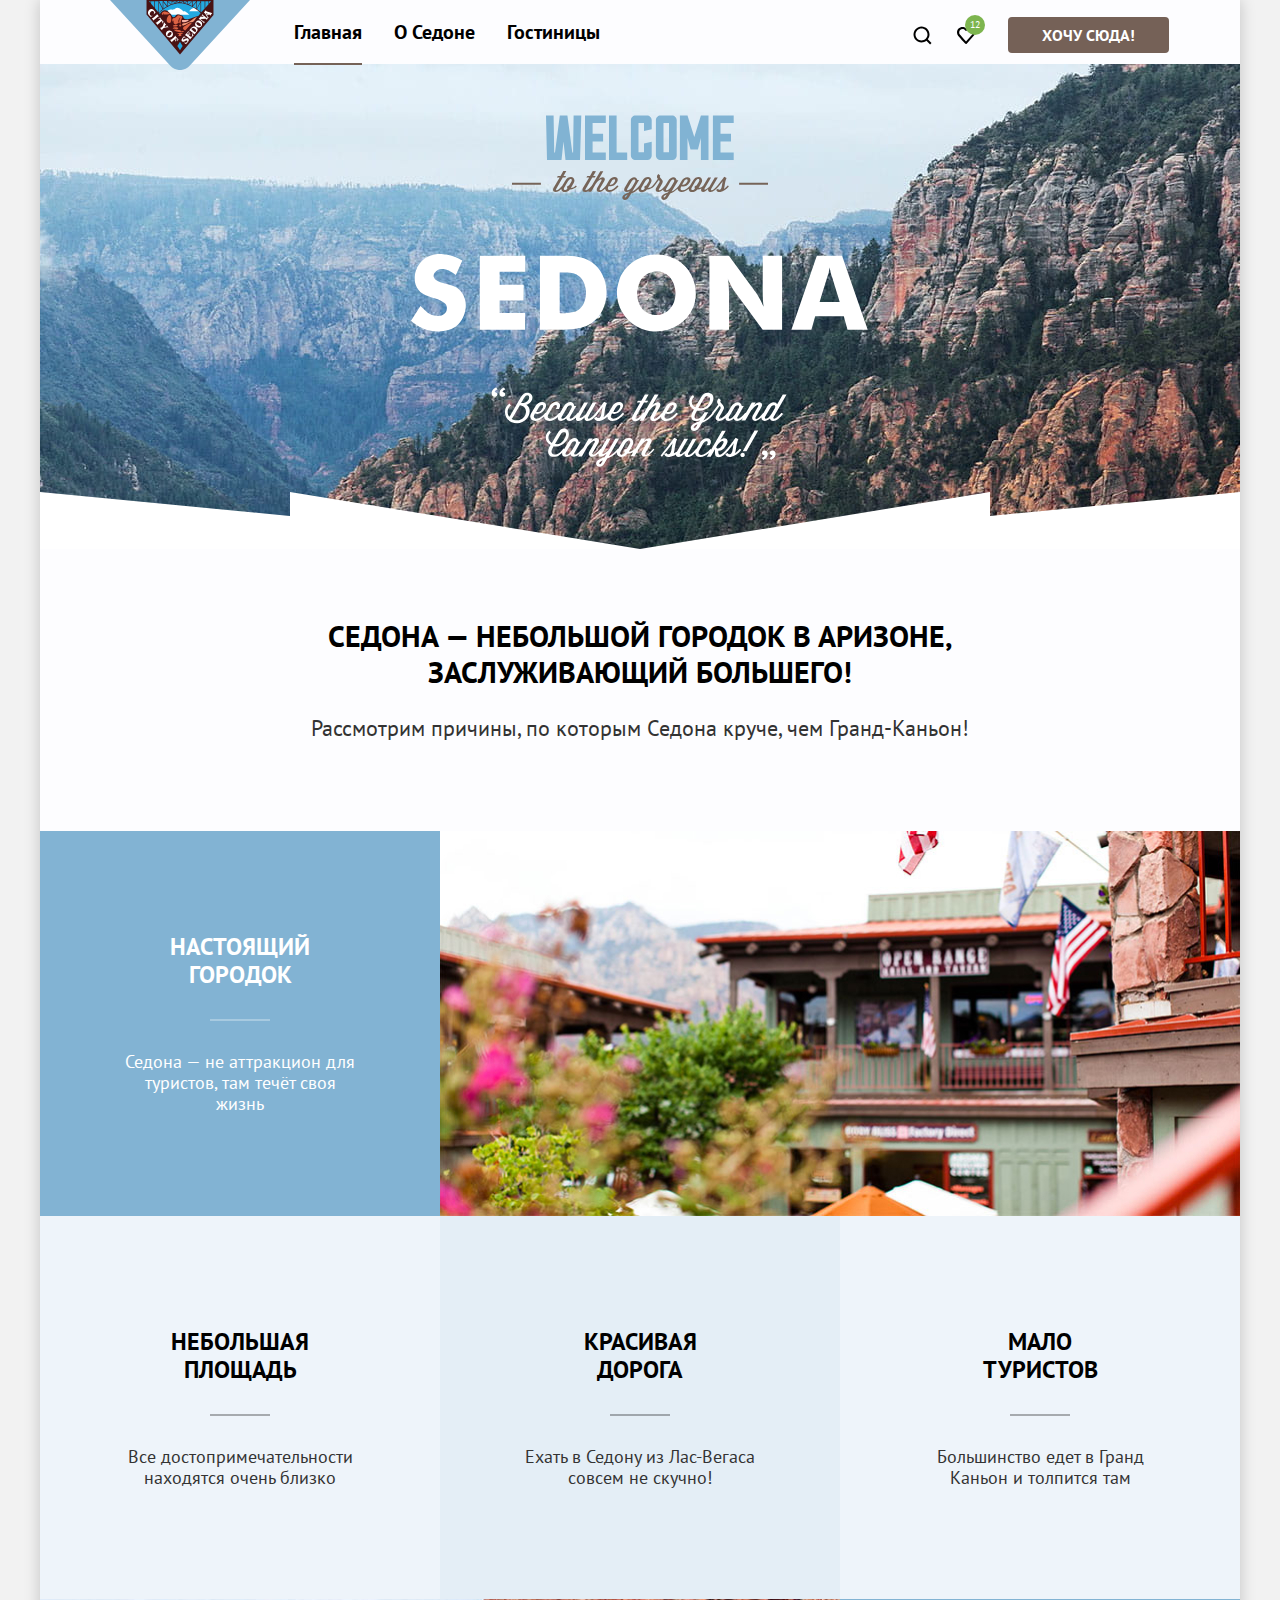
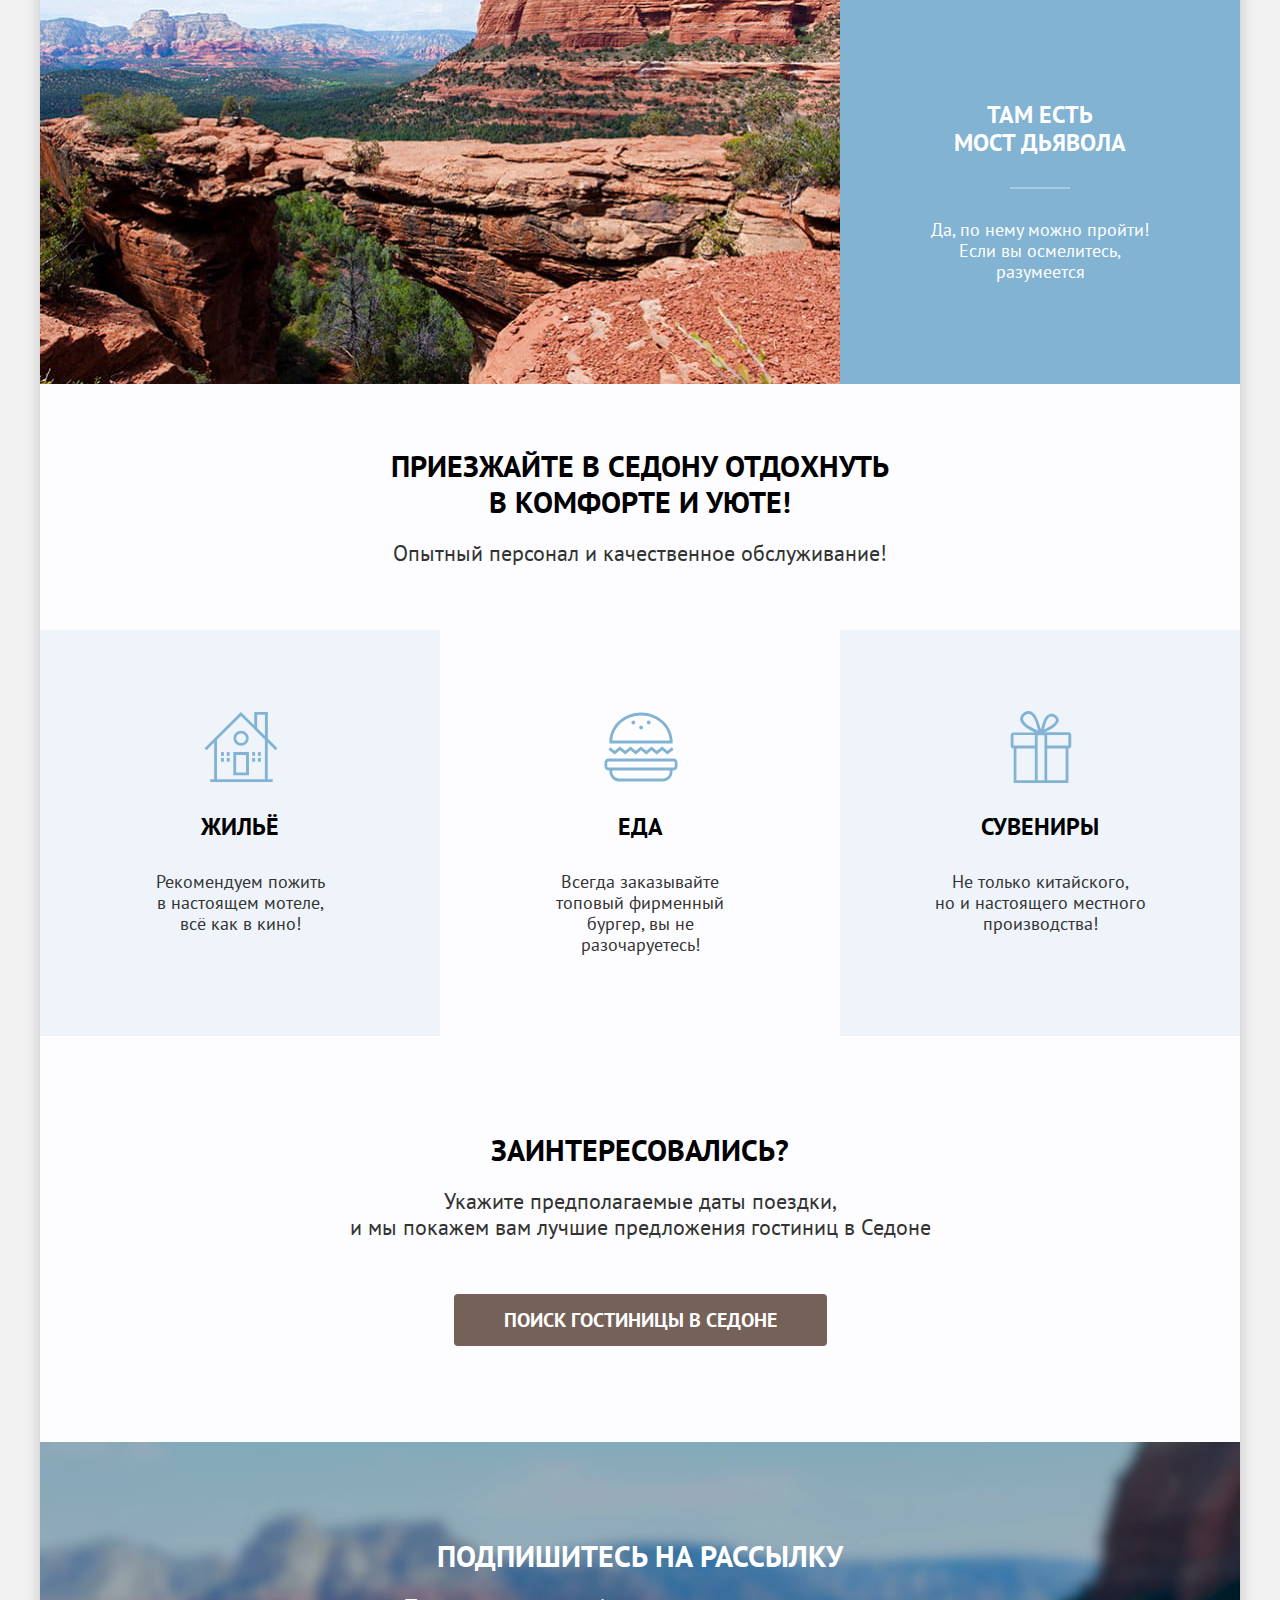
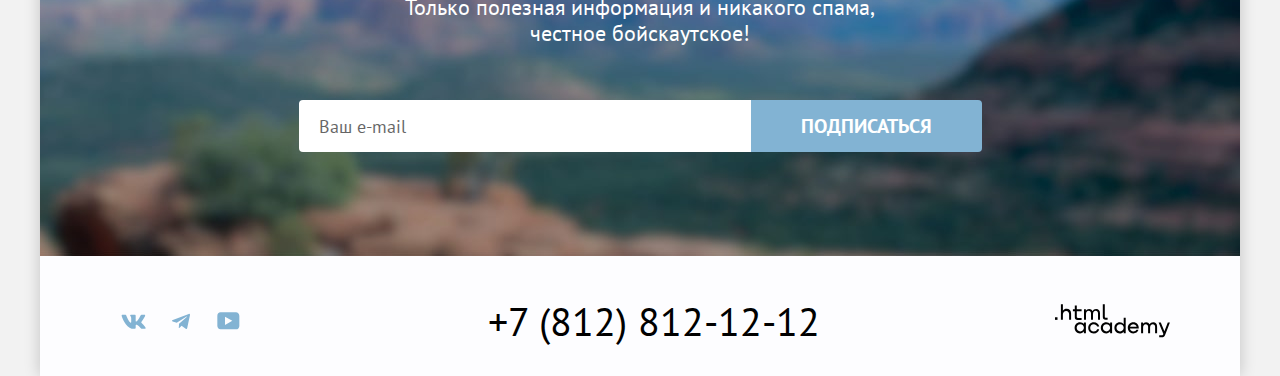
<file: index.html>
<!DOCTYPE html>
<html lang="ru">
  <head>
    <meta charset="utf-8">
    <title>HTML Academy: Седона</title>
    <link rel="icon" type="image/png" sizes="128x128" href="img/favicon.png">
    <link href="css/style.css" rel="stylesheet">
  </head>
  <body>
    <div class="shadow">
      <header class="main-header" data-test="header">
        <div class="heared-logo">
          <img src="img/logo.svg" alt="Логотип города Седона." width="140" height="70" usemap="#image-map">
          <map name="image-map">
            <area target="_self" href="#" coords="0,0,29,31,47,51,56,61,64,68,67,69,71,69,75,69,78,66,86,59,98,45,139,0,73,0" shape="poly" alt="Область клика по логотипу города Седона">
          </map>
        </div>
        <nav class="header-navigation">
          <ul class="navigation-list">
            <li class="navigation-item navigation-item-current">
              <a class="navigation-link" href="#">Главная</a>
            </li>
            <li class="navigation-item">
              <a class="navigation-link" href="#">О Седоне</a>
            </li>
            <li class="navigation-item">
              <a class="navigation-link" href="catalogue.html">Гостиницы</a>
            </li>
          </ul>
        </nav>
        <ul class="header-buttons">
          <li class="navigation-user-item">
            <button class="navigation-user-link" type="button">
              <span class="visually-hidden">Поиск</span>
              <img src="img/search.svg" width="20" height="20" alt="Значок поиска.">
            </button>
          </li>
          <li class="navigation-user-item">
            <a class="navigation-user-link  navigation-user-link-favourite" href="#">
              <span class="visually-hidden">Избранное</span>
              <img src="img/heart.svg" width="20" height="20" alt="Значок избранное.">
              <span class="favourite-counter">12</span>
            </a>
          </li>
        </ul>
        <a class="button button-dark button-header" href="#search-hotels">Хочу сюда!</a>
      </header>
      <main class="page-main" data-test="main">
        <h1 class="visually-hidden">Сайт города Седона</h1>
        <section class="hero" data-test="hero">
          <h2 class="visually-hidden">Приветственное слово</h2>
          <div class="herobackground">
            <img class="welcome-words" src="img/welcome.svg" alt="Добро пожаловать в великолепную Седону. Потому что Гранд Каньон отстой!" width="458" height="352">
          </div>
        </section>
        <section class="advantages" data-test="advantages">
          <h2 class="title-h2">Седона — небольшой городок в Аризоне, заслуживающий большего!</h2>
          <p class="reason-description">Рассмотрим причины, по которым Седона круче, чем Гранд-Каньон!</p>
          <h2 class="visually-hidden">Преимущества</h2>
          <ul class="agvantages-list">
            <li class="advantage-item-big advantage-item-background-blue">
              <div class="advantage-item">
                <h3 class="advantage-item-title">Настоящий городок</h3>
                <p class="advantage-item-description">Седона — не аттракцион для туристов, там течёт своя жизнь</p>
              </div>
              <img class="advantage-item-photo" src="img/photo-1-building-in-sedona.jpg" alt="Здание в Седоне." width="800" height="385">
            </li>
            <li class="advantage-item advantage-item-background-light-blue">
              <h3 class="advantage-item-title">Небольшая площадь</h3>
              <p class="advantage-item-description">Все достопримечательности находятся очень близко</p>
            </li>
            <li class="advantage-item advantage-item-background-grey">
              <h3 class="advantage-item-title">Красивая дорога</h3>
              <p class="advantage-item-description">Ехать в Седону из Лас-Вегаса совсем не скучно!</p>
            </li>
            <li class="advantage-item advantage-item-background-light-blue">
              <h3 class="advantage-item-title">Мало туристов</h3>
              <p class="advantage-item-description">Большинство едет в Гранд Каньон и толпится там</p>
            </li>
            <li class="advantage-item-big-vise-versa advantage-item-background-blue">
              <div class="advantage-item">
                <h3 class="advantage-item-title">Там есть мост&#160;дьявола</h3>
                <p class="advantage-item-description">Да, по нему можно пройти! Если вы осмелитесь, разумеется</p>
              </div>
              <img class="advantage-item-photo advantage-item-photo-position-before" src="img/photo-2-canyon-image.jpg" alt="Вид на каньон."  width="800" height="385">
            </li>
          </ul>
        </section>
        <section class="suggestion" data-test="service">
          <div class="invitation">
            <h2 class="title-h2">Приезжайте в Седону отдохнуть в комфорте и уюте!</h2>
            <p class="invitation-reason-description">Опытный персонал и качественное обслуживание!</p>
          </div>
          <ul class="suggestion-list">
            <li class="suggestion-item suggestion-item-background-light-blue">
              <h3 class="sugestion-item-title">Жильё</h3>
              <p class="sugestion-item-description">Рекомендуем пожить <br> в настоящем мотеле, <br> всё как в кино!</p>
            </li>
            <li class="suggestion-item">
              <h3 class="sugestion-item-title">Еда</h3>
              <p class="sugestion-item-description">Всегда заказывайте <br> топовый фирменный бургер, вы не разочаруетесь!</p>
            </li>
            <li class="suggestion-item suggestion-item-background-light-blue">
              <h3 class="sugestion-item-title">Сувениры</h3>
              <p class="sugestion-item-description">Не только китайского, <br> но и настоящего местного производства!</p>
            </li>
          </ul>
        </section>
        <section class="search-hotel"  id="search-hotels" data-test="search">
          <h2 class="title-h2">Заинтересовались?</h2>
          <p class="search-reason-description">Укажите предполагаемые даты поездки, <br> и мы покажем вам лучшие предложения гостиниц в Седоне</p>
          <a class="button button-dark button-booking" href="#">Поиск гостиницы в Седоне</a>
        </section>
        <section class="subscription" data-test="subscribe">
          <h2 class="title-h2">Подпишитесь на рассылку</h2>
          <p class="subscription-promises">Только полезная информация и никакого спама, честное бойскаутское!</p>
          <form class="subscription-form" action="https://echo.htmlacademy.ru/" method="post">
            <p class="subscription-form-inline">
              <label class="form-label">
                <input class="email" type="email" name="subscriber-email" placeholder="Ваш e-mail" required>
              </label>
              <button class="button button-blue button-subscribe" type="submit">Подписаться</button>
            </p>
          </form>
        </section>
      </main>
      <footer class="main-footer">
        <ul class="social-networks">
          <li class="social-network-item">
            <a class="social-network-link" href="https://vk.com/htmlacademy">
              <svg aria-hidden="true" focusable="false" width="25" height="15" viewBox="0 0 25 15" xmlns="http://www.w3.org/2000/svg">
                <path fill-rule="evenodd" clip-rule="evenodd" d="M24.1164 1.80445C24.2824 1.25845 24.1164 0.856445 23.3214 0.856445H20.6964C20.0284 0.856445 19.7204 1.20345 19.5534 1.58645C19.5534 1.58645 18.2184 4.78245 16.3274 6.85845C15.7154 7.46045 15.4374 7.65145 15.1034 7.65145C14.9364 7.65145 14.6854 7.46045 14.6854 6.91345V1.80445C14.6854 1.14845 14.5014 0.856445 13.9454 0.856445H9.81738C9.40038 0.856445 9.14938 1.16045 9.14938 1.44945C9.14938 2.07045 10.0954 2.21445 10.1924 3.96245V7.76045C10.1924 8.59345 10.0394 8.74444 9.70538 8.74444C8.81538 8.74444 6.65038 5.53345 5.36538 1.85945C5.11638 1.14445 4.86438 0.856445 4.19338 0.856445H1.56638C0.816382 0.856445 0.666382 1.20345 0.666382 1.58645C0.666382 2.26845 1.55638 5.65645 4.81138 10.1374C6.98138 13.1974 10.0364 14.8564 12.8194 14.8564C14.4884 14.8564 14.6944 14.4884 14.6944 13.8534V11.5404C14.6944 10.8034 14.8524 10.6564 15.3814 10.6564C15.7714 10.6564 16.4384 10.8484 17.9964 12.3234C19.7764 14.0724 20.0694 14.8564 21.0714 14.8564H23.6964C24.4464 14.8564 24.8224 14.4884 24.6064 13.7604C24.3684 13.0364 23.5184 11.9854 22.3914 10.7384C21.7794 10.0284 20.8614 9.26345 20.5824 8.88045C20.1934 8.38945 20.3044 8.17044 20.5824 7.73345C20.5824 7.73345 23.7824 3.30745 24.1154 1.80445H24.1164Z"/>
              </svg>
              <span class="visually-hidden">Логотип ВКонтакте.</span>
            </a>
          </li>
          <li class="social-network-item">
            <a class="social-network-link" href="https://t.me/htmlacademy ">
              <svg aria-hidden="true" focusable="false" width="18" height="16" viewBox="0 0 18 16" xmlns="http://www.w3.org/2000/svg">
                <path d="M16.785 0.955705L0.840489 7.1042C-0.247661 7.54126 -0.241365 8.14828 0.640845 8.41897L4.73445 9.69597L14.2058 3.72014C14.6537 3.44766 15.0629 3.59424 14.7265 3.89281L7.05283 10.8183H7.05103L7.05283 10.8192L6.77045 15.0387C7.18413 15.0387 7.36669 14.8489 7.59871 14.625L9.58705 12.6915L13.7229 15.7464C14.4855 16.1664 15.0332 15.9506 15.2229 15.0405L17.9379 2.2453C18.2158 1.13107 17.5126 0.626562 16.785 0.955705Z"/>
              </svg>
              <span class="visually-hidden">Логотип телеграмм.</span>
            </a>
          </li>
          <li class="social-network-item">
            <a class="social-network-link" href="https://www.youtube.com/user/htmlacademyru">
              <svg aria-hidden="true" focusable="false" width="23" height="18" viewBox="0 0 23 18" xmlns="http://www.w3.org/2000/svg">
                <path d="M18.9402 0.356445H3.50738C1.64668 0.356445 0.333252 1.9502 0.333252 3.75645V13.8502C0.333252 15.7627 1.64668 17.3564 3.50738 17.3564H19.1591C20.8009 17.3564 22.3333 15.7627 22.3333 13.9564V3.75645C22.1143 1.9502 20.8009 0.356445 18.9402 0.356445ZM7.99494 12.8939V4.81894L15.3283 8.85645L7.99494 12.8939Z"/>
              </svg>
              <span class="visually-hidden">Логотип youtube.</span>
            </a>
          </li>
        </ul>
        <a class="telephone-number" href="tel:+78128121212">+7 (812) 812-12-12</a>
        <a class="htlm-academy-logo" href="https://htmlacademy.ru/">
          <svg aria-hidden="true" focusable="false" width="115" height="34" viewBox="0 0 115 34" xmlns="http://www.w3.org/2000/svg">
            <path d="M0 13.2564V15.8564H2.5V13.2564H0Z"/>
            <path d="M11.6 4.85645C10 4.85645 8.8 5.55645 8 6.55645H7.9V0.356445H5.9V15.8564H7.9V10.5564C7.9 8.45645 9.2 6.95645 11.2 6.95645C13 6.95645 14.1 8.35645 14.1 10.1564V15.8564H16.1V9.75644C16.2 6.75644 14.3 4.85645 11.6 4.85645Z"/>
            <path d="M26.6 5.15645H21.8V1.45645H19.8V5.25645H17.9V7.25645H19.8V13.2564C19.8 14.9564 20.8 15.9564 22.5 15.9564H26.6V13.9564H22.9C22.2 13.9564 21.8 13.5564 21.8 12.8564V7.15645H26.6V5.15645Z"/>
            <path d="M41.1 4.95645C39.5 4.95645 38.2 5.75644 37.6 7.05645H37.5C36.9 5.85645 35.7 4.95645 34.1 4.95645C32.7 4.95645 31.6 5.75645 31 6.75645H30.9V5.15645H29V15.7564H31V10.3564C31 8.35645 32 6.85645 33.6 6.85645C35.1 6.85645 36 7.85645 36 9.45645V15.7564H38V10.1564C38 7.75645 39.4 6.85645 40.6 6.85645C42.1 6.85645 43 7.85645 43 9.45645V15.7564H45V9.25644C45.1 6.75644 43.6 4.95645 41.1 4.95645Z"/>
            <path d="M47.8 13.0564C47.8 14.7564 48.8 15.7564 50.6 15.7564H52.6V13.7564H50.9C50.2 13.7564 49.8 13.3564 49.8 12.6564V0.356445H47.8V13.0564Z"/>
            <path d="M28.9 20.0564C28 18.9564 26.7 18.2564 25 18.2564C21.9 18.2564 19.6 20.5564 19.6 23.8564C19.6 27.1564 21.9 29.4564 25 29.4564C26.8 29.4564 28 28.6564 28.8 27.5564H28.9V29.1564H30.9V18.5564H28.9V20.0564ZM25.3 27.4564C23.1 27.4564 21.7 25.8564 21.7 23.8564C21.7 21.8564 23.1 20.2564 25.3 20.2564C27.5 20.2564 28.9 21.8564 28.9 23.8564C28.9 25.7564 27.5 27.4564 25.3 27.4564Z"/>
            <path d="M44.2 22.3564C43.7 19.9564 41.6 18.2564 38.8 18.2564C35.4 18.2564 33.2 20.7564 33.2 23.8564C33.2 26.9564 35.4 29.4564 38.8 29.4564C41.6 29.4564 43.7 27.6564 44.2 25.2564H42.1C41.7 26.5564 40.4 27.5564 38.8 27.5564C36.6 27.5564 35.2 25.9564 35.2 23.9564C35.2 21.9564 36.6 20.3564 38.8 20.3564C40.4 20.3564 41.6 21.3564 42.1 22.5564H44.2V22.3564Z"/>
            <path d="M55.1 20.0564C54.2 18.9564 52.9 18.2564 51.2 18.2564C48.1 18.2564 45.8 20.5564 45.8 23.8564C45.8 27.1564 48.1 29.4564 51.2 29.4564C53 29.4564 54.2 28.6564 55 27.5564H55.1V29.1564H57.1V18.5564H55.1V20.0564ZM51.5 27.4564C49.3 27.4564 47.9 25.8564 47.9 23.8564C47.9 21.8564 49.3 20.2564 51.5 20.2564C53.7 20.2564 55.1 21.8564 55.1 23.8564C55.1 25.7564 53.6 27.4564 51.5 27.4564Z"/>
            <path d="M68.7 20.1564C67.8 19.0564 66.5 18.2564 64.8 18.2564C61.7 18.2564 59.4 20.5564 59.4 23.8564C59.4 27.1564 61.6 29.4564 64.8 29.4564C66.5 29.4564 67.8 28.6564 68.6 27.6564H68.7V29.1564H70.7V13.7564H68.7V20.1564ZM65.1 27.4564C62.9 27.4564 61.5 25.8564 61.5 23.8564C61.5 21.8564 62.9 20.2564 65.1 20.2564C67.3 20.2564 68.7 21.8564 68.7 23.8564C68.6 25.8564 67.2 27.4564 65.1 27.4564Z"/>
            <path d="M78.3 18.2564C75 18.2564 72.8 20.7564 72.8 23.8564C72.8 26.8564 74.9 29.4564 78.3 29.4564C80.8 29.4564 82.8 28.1564 83.5 25.8564H81.4C80.9 26.8564 79.8 27.4564 78.4 27.4564C76.5 27.4564 75.1 26.1564 75 24.5564H83.8C84 20.9564 81.8 18.2564 78.3 18.2564ZM78.3 20.1564C80 20.1564 81.3 21.1564 81.6 22.7564H75.1C75.4 21.2564 76.6 20.1564 78.3 20.1564Z"/>
            <path d="M98.2 18.2564C96.6 18.2564 95.3 19.0564 94.6 20.2564H94.5C93.9 19.0564 92.7 18.2564 91.1 18.2564C89.7 18.2564 88.6 18.9564 88 20.0564V18.5564H86.1V29.1564H88.1V23.7564C88.1 21.7564 89.1 20.3564 90.7 20.2564C92.2 20.2564 93.1 21.2564 93.1 22.8564V29.1564H95.1V23.5564C95.1 21.1564 96.5 20.2564 97.7 20.2564C99.2 20.2564 100.1 21.2564 100.1 22.8564V29.1564H102.1V22.6564C102.2 20.0564 100.7 18.2564 98.2 18.2564Z"/>
            <path d="M109.4 27.3564L105.8 18.4564H103.6L108.4 30.0564C108.1 30.9564 107.7 31.2564 106.7 31.2564H104.2V33.2564H106.7C108.5 33.2564 109.5 32.4564 110.2 30.6564L114.9 18.4564H112.8L109.4 27.3564Z"/>
          </svg>
          <span class="visually-hidden">Логотип HTMLAcademy.</span>
        </a>
      </footer>
      <div class="modal-container visually-hidden" data-test="modal">
        <div class="modal">
          <button class="modal-close-button" type="button">
            <span class="visually-hidden">Закрыть</span>
          </button>
          <section class="modal-content">
            <h2 class="modal-content-title">Поиск гостиницы в Седоне</h2>
            <form class="search-hotel-form" action="https://echo.htmlacademy.ru/" method="post">
              <label class="arrival-date">Дата Заезда:
                <input class="date-input" type="text" name="arrival-date" onfocus="(this.type='date')" required>
                <span class="date-example">27 апреля 2020</span>
                <span class="warning-wrong-date">Мы не можем отправить вас в прошлое.</span>
              </label>
              <label class="departure-date">Дата Выезда:
                <input class="date-input" type="text" name="departure-date" onfocus="(this.type='date')" required>
                <span class="date-example">1 сентября 2023</span>
                <span class="warning-free-date">На эти даты есть свободные номера. Пока есть.</span>
              </label>
              <label class="qty-adults-title" for="qty-adults-people-input">Взрослые:</label>
              <div class="qty-people-contatiner qty-people-contatiner-adults">
                <button class="button-change-people button-minus-people-background" type="button"></button>
                <input class="qty-people-input" id="qty-adults-people-input" type="number" name="qty-adults" value="2" required>
                <button class="button-change-people button-plus-people-background" type="button"></button>
              </div>
              <label class="qty-children-wrapper" for="qty-children-people-input">
                <span class="qty-children-title">Дети:</span>
                <span class="information-about-children-icon" aria-labelledby="tooltip-about-children"></span>
                <span class="information-about-children" role="tooltip" id="tooltip-about-children">Укажите количество детей, которые будут с вами, возраст которых от 6 до 18 лет. Дети до 6 лет размещаются бесплатно.</span>
              </label>
              <div class="qty-people-contatiner qty-people-contatiner-children">
                <button class="button-change-people button-minus-people-background" type="button"></button>
                <input class="qty-people-input" id="qty-children-people-input" type="number" name="qty-children" value="2">
                <button class="button-change-people button-plus-people-background" type="button"></button>
              </div>
              <button class="button button-blue button-found" type="submit">Найти</button>
            </form>
          </section>
        </div>
      </div>
    </div>
    <script src="scritps/script.js"></script>
  </body>
</html>
</file>
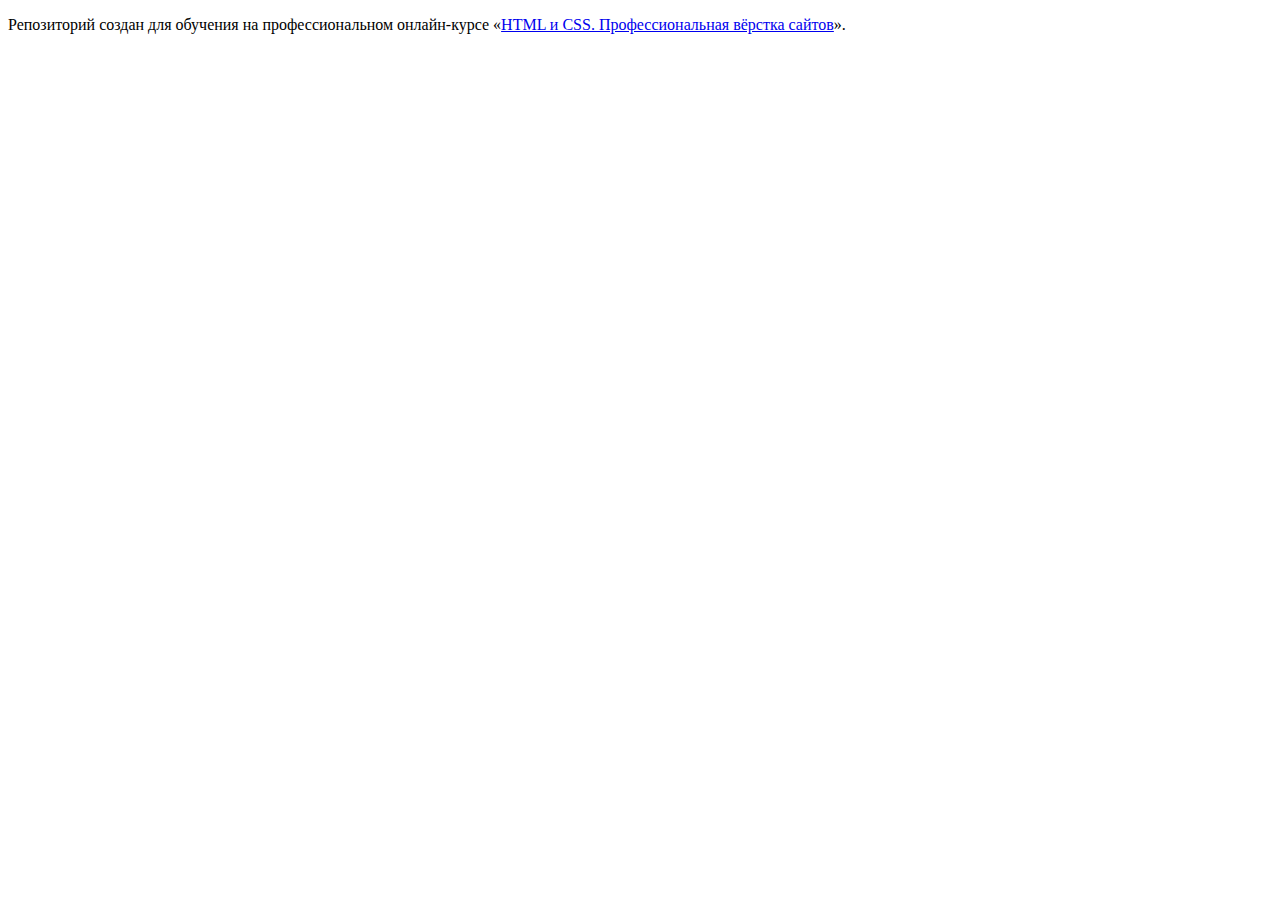
<file: 1/index.html>
<!DOCTYPE html>
<html lang="ru">
  <head>
    <meta charset="utf-8">
    <title>HTML Academy: Седона</title>
    <base href="https://htmlacademy-htmlcss.github.io/2377805-sedona-37/1/">
</head>
  <body>

    <p>Репозиторий создан для обучения на профессиональном онлайн‑курсе «<a href="https://htmlacademy.ru/intensive/htmlcss">HTML и CSS. Профессиональная вёрстка сайтов</a>».</p>

  </body>
</html>
</file>
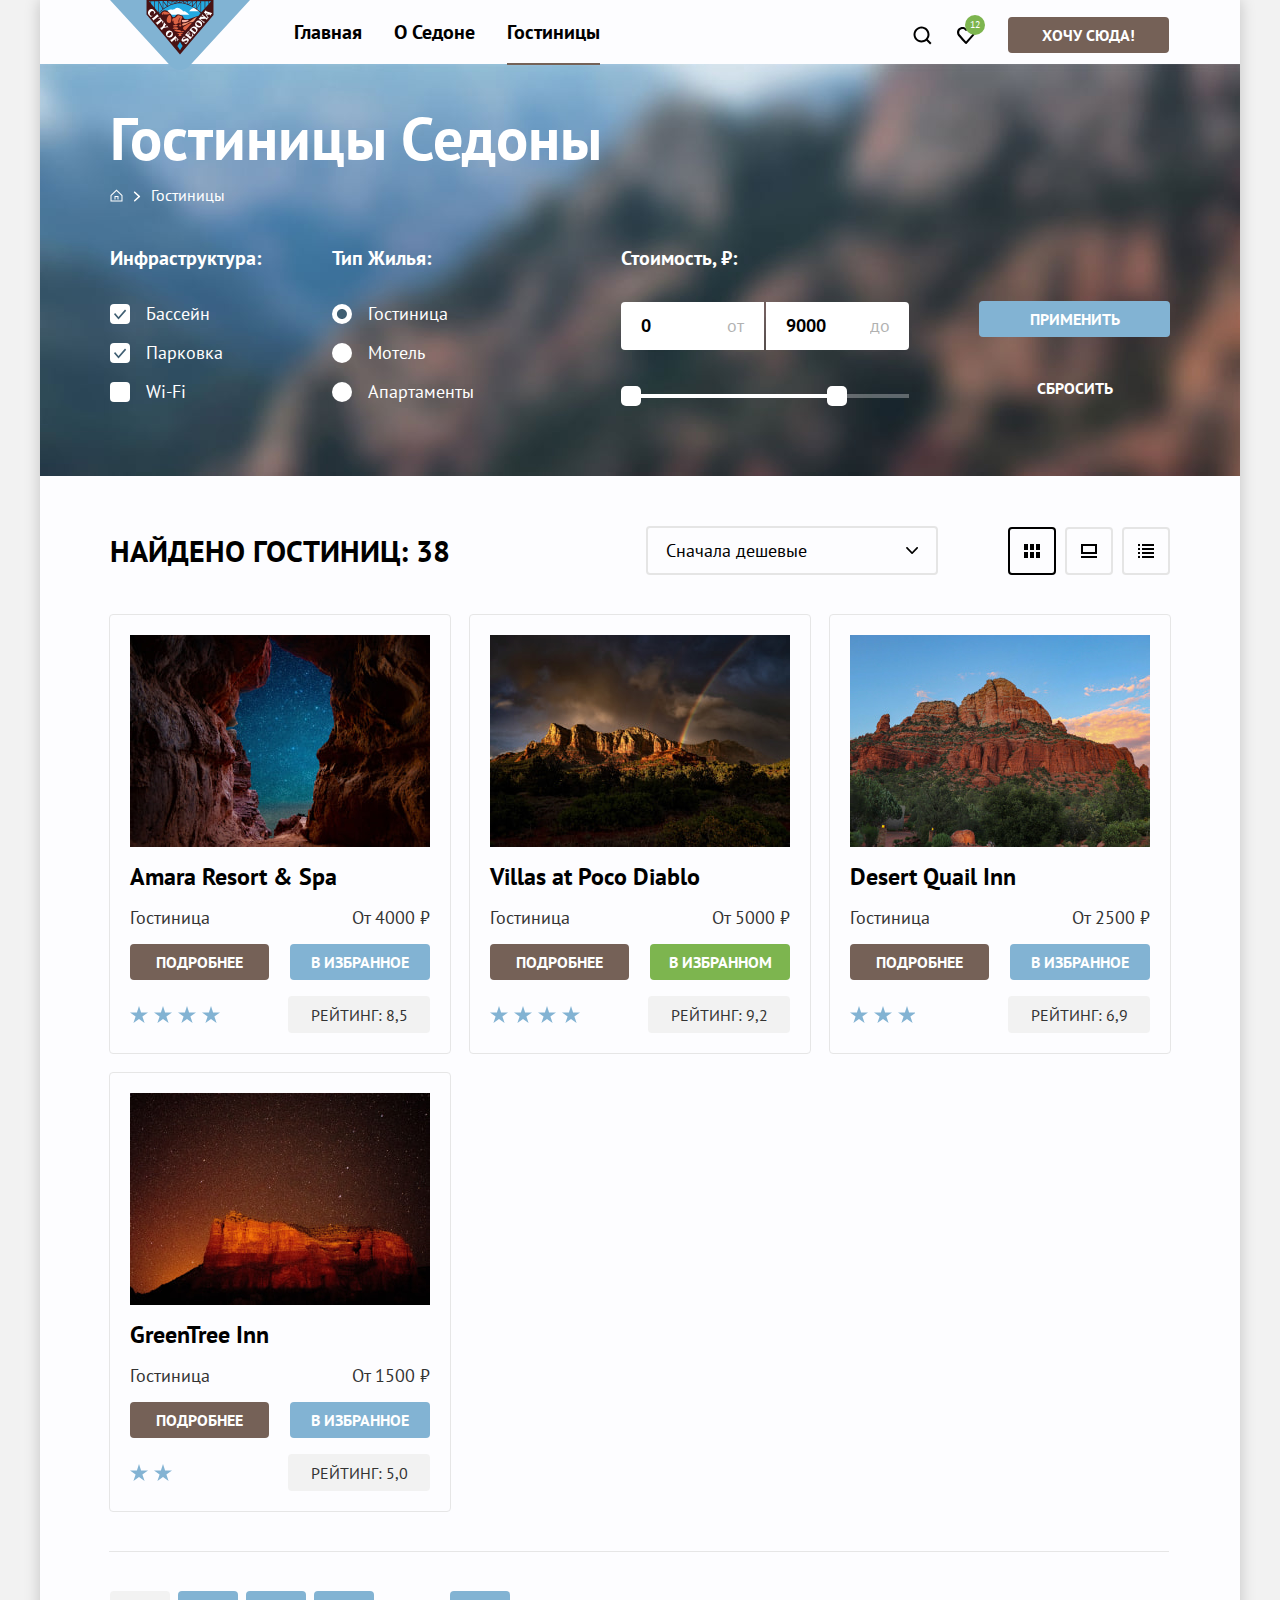
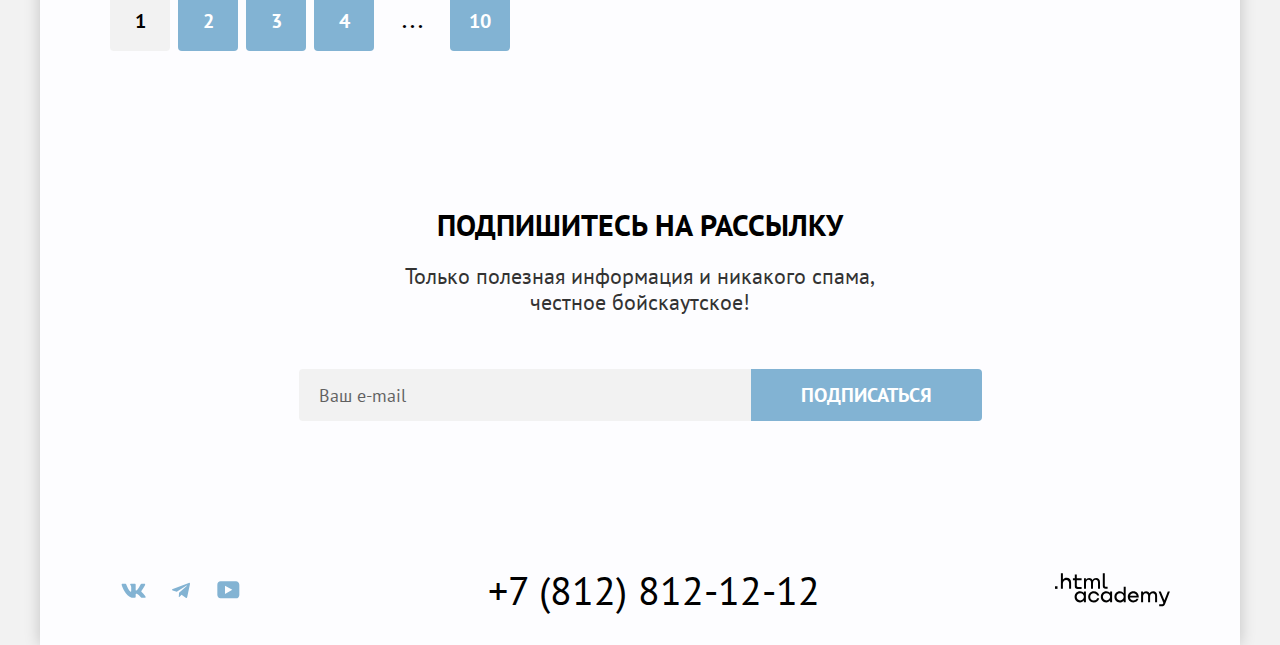
<file: catalogue.html>
<!DOCTYPE html>
<html lang="ru">
  <head>
    <meta charset="utf-8">
    <title>HTML Academy: Седона</title>
    <link rel="icon" type="image/png" sizes="128x128" href="img/favicon.png">
    <link href="css/style.css" rel="stylesheet">
  </head>
  <body>
    <div class="shadow">
      <header class="main-header" data-test="header">
        <div class="heared-logo">
          <img src="img/logo.svg" alt="Логотип города Седона." width="140" height="70" usemap="#image-map">
          <map name="image-map">
            <area target="_self" href="index.html" coords="0,0,29,31,47,51,56,61,64,68,67,69,71,69,75,69,78,66,86,59,98,45,139,0,73,0" shape="poly" alt="Область клика по логотипу города Седона">
          </map>
        </div>
        <nav class="header-navigation">
          <ul class="navigation-list">
            <li class="navigation-item">
              <a class="navigation-link" href="index.html">Главная</a>
            </li>
            <li class="navigation-item">
              <a class="navigation-link" href="#">О Седоне</a>
            </li>
            <li class="navigation-item navigation-item-current">
              <a class="navigation-link" href="catalogue.html">Гостиницы</a>
            </li>
          </ul>
        </nav>
        <ul class="header-buttons">
          <li class="navigation-user-item">
            <button class="navigation-user-link" type="button">
              <span class="visually-hidden">Поиск</span>
              <img src="img/search.svg" width="20" height="20" alt="Значок поиска.">
            </button>
          </li>
          <li class="navigation-user-item">
            <a class="navigation-user-link  navigation-user-link-favourite" href="#">
              <span class="visually-hidden">Избранное</span>
              <img src="img/heart.svg" width="20" height="20" alt="Значок избранное.">
              <span class="favourite-counter">12</span>
            </a>
          </li>
        </ul>
        <a class="button button-dark button-header" href="#">Хочу сюда!</a>
      </header>
      <main class="page-main" data-test="main">
        <section class="search" data-test="filter">
          <header class="search-header">
            <h1 class="search-header-title">Гостиницы Седоны</h1>
            <ul class="breadcrumbs">
              <li class="breadcrumbs-item breadcrumbs-item-home">
                <span class="breadcrumb-home-logo">
                  <a class="breadcrumbs-link" href="index.html">
                    <img src="img/breadcrumbs-home-icon.svg" width="13" height="15" alt="Иконка домой.">
                    <span class="visually-hidden">Домой</span>
                  </a>
                </span>
              </li>
              <li class="breadcrumbs-item">
                <a class="breadcrumbs-link">Гостиницы</a>
              </li>
            </ul>
          </header>
          <section class="search-options">
            <h2 class="visually-hidden">Настройка параметров поиска</h2>
            <form class="catalog-filter" action="https://echo.htmlacademy.ru/" method="post">
              <fieldset class="filter-catalogue">
                <legend class="filter-catalogue-title">Инфраструктура:</legend>
                <ul class="filter-catalogue-list">
                  <li class="filter-catalogue-item">
                    <label class="control">
                      <input class="control-input visually-hidden" type="checkbox" name="swimming-pool" id="swimming-pool" checked>
                      <span class="control-mark"></span>
                      <span class="control-description">Бассейн</span>
                    </label>
                  </li>
                  <li class="filter-catalogue-item">
                    <label class="control">
                      <input class="control-input visually-hidden" type="checkbox" name="parking" checked>
                      <span class="control-mark"></span>
                      <span class="control-description">Парковка</span>
                    </label>
                  </li>
                  <li class="filter-catalogue-item">
                    <label class="control">
                      <input class="control-input visually-hidden" type="checkbox" name="wi-fi">
                      <span class="control-mark"></span>
                      <span class="control-description">Wi-Fi</span>
                    </label>
                  </li>
                </ul>
              </fieldset>
              <fieldset class="filter-catalogue">
                <legend class="filter-catalogue-title">Тип Жилья:</legend>
                <ul class="filter-catalogue-list">
                  <li class="filter-catalogue-item">
                    <label class="control">
                      <input class="control-input visually-hidden" type="radio" name="accomodation-type" value="hotel" checked>
                      <span class="control-mark-radio"></span>
                      <span class="control-description">Гостиница</span>
                    </label>
                  </li>
                  <li class="filter-catalogue-item">
                    <label class="control">
                      <input class="control-input visually-hidden" type="radio" name="accomodation-type" value="motel">
                      <span class="control-mark-radio"></span>
                      <span class="control-description">Мотель</span>
                    </label>
                  </li>
                  <li class="filter-catalogue-item">
                    <label class="control">
                      <input class="control-input visually-hidden" type="radio" name="accomodation-type" value="apartments">
                      <span class="control-mark-radio"></span>
                      <span class="control-description">Апартаменты</span>
                    </label>
                  </li>
                </ul>
              </fieldset>
              <fieldset class="filter-catalogue">
                <legend class="filter-catalogue-title">Стоимость, &#8381;:</legend>
                <div class="filter-catalogue-price-container">
                  <div class="filter-catalogue-price-wrapper">
                    <input type="text" id="price-from" name="minimum-price" value="0" required>
                    <label class="filter-catalogue-price-from" for="price-from" aria-label="цена гостиницы от">от</label>
                  </div>
                  <div class="filter-catalogue-price-wrapper">
                    <input type="text" id="price-up-to" name="maximum-price" value="9000" required>
                    <label class="filter-catalogue-price-to" for="price-up-to" aria-label="цена гостиницы до">до</label>
                  </div>
                </div>
                <div class="range-scale">
                  <div class="range-bar">
                    <button class="range-toggle toggle-min" type="button">
                      <span class="visually-hidden">Изменить минимальную цену.</span>
                    </button>
                    <button class="range-toggle toggle-max" type="button">
                      <span class="visually-hidden">Изменить максимальную цену.</span>
                    </button>
                  </div>
                </div>
              </fieldset>
              <div class="buttons-aplly-clear-container">
                <button class="button button-blue button-apply" type="submit">Применить</button>
                <button class="button button-clear" type="reset">Сбросить</button>
              </div>
            </form>
          </section>
        </section>
        <section class="catalogue" data-test="catalog">
          <header class="catalogue-header">
            <h2 class="catalogue-header-title">Найдено гостиниц: <output class="hotels-quantity">38</output></h2>
            <select class="select-control" aria-label="Сортировка">
              <option value="first-cheapest">Сначала дешевые</option>
            </select>
            <ul class="view-control">
              <li class="view-control-item">
                <button class="button button-hotels-view button-hotels-view-active" type="button">
                  <img src="img/table-view.svg" width="16" height="14" alt="Упрощенный внешний вид табличного представления.">
                  <span class="visually-hidden">Вид таблицей</span>
                </button>
              </li>
              <li class="view-control-item">
                <button class="button button-hotels-view" type="button">
                  <img src="img/block-view.svg" width="16" height="14" alt="Упрощенный внешний вид блочного представления.">
                  <span class="visually-hidden">Вид блоками</span>
                </button>
              </li>
              <li class="view-control-item">
                <button class="button button-hotels-view" type="button">
                  <img src="img/list-view.svg" width="16" height="14" alt="Упрощенный внешний вид списочного представления.">
                  <span class="visually-hidden">Вид списком</span>
                </button>
              </li>
            </ul>
          </header>
          <div class="choose-hotels">
            <h2 class="visually-hidden">Найденные варианты отелей</h2>
            <ul class="hotels-list">
              <li class="hotel-item">
                <a class="hotel-item-photo-link" href="#">
                  <img class="hotel-photo" src="img/amara_resort_spa.jpg" width="300" height="212" alt="Вид гостиницы Amara Resort & Spa.">
                </a>
                <a class="hotel-item-title-link" href="#">
                  <h3 class="hotel-item-title">Amara Resort & Spa</h3>
                </a>
                <div class="price">
                  <p class="type">Гостиница</p>
                  <p class="price-result">От 4000 &#8381;</p>
                </div>
                <ul class="hotel-buttons-list">
                  <li class="hotel-buttons-item">
                    <a href="#" class="button button-dark button-more">Подробнее</a>
                  </li>
                  <li class="hotel-buttons-item">
                    <button class="button button-blue button-add-favourite" type="button">В избранное</button>
                  </li>
                  <li class="hotel-buttons-item">
                    <span class="visually-hidden">Количество звезд у гостиницы</span>
                    <p class="hotel-rating-stars four-stars"></p>
                  </li>
                  <li class="hotel-buttons-item">
                    <p class="hotel-rate">Рейтинг: 8,5</p>
                  </li>
                </ul>
              </li>
              <li class="hotel-item">
                <a class="hotel-item-photo-link" href="#">
                  <img class="hotel-photo" src="img/villas-at-poco-diablo.jpg" width="300" height="212" alt="Вид гостиницы Villas at Poco Diablo.">
                </a>
                <a class="hotel-item-title-link" href="#">
                  <h3 class="hotel-item-title">Villas at Poco Diablo</h3>
                </a>
                <div class="price">
                  <p class="type">Гостиница</p>
                  <p class="price-result">От 5000 &#8381;</p>
                </div>
                <ul class="hotel-buttons-list">
                  <li class="hotel-buttons-item">
                    <a href="#" class="button button-dark button-more">Подробнее</a>
                  </li>
                  <li class="hotel-buttons-item">
                    <button class="button button-add-favourite button-add-favourite-applied" type="button">В избранном</button>
                  </li>
                  <li class="hotel-buttons-item">
                    <span class="visually-hidden">Количество звезд у гостиницы</span>
                    <p class="hotel-rating-stars four-stars"></p>
                  </li>
                  <li class="hotel-buttons-item">
                    <p class="hotel-rate">Рейтинг: 9,2</p>
                  </li>
                </ul>
              </li>
              <li class="hotel-item">
                <a class="hotel-item-photo-link" href="#">
                  <img class="hotel-photo" src="img/desert-quail-inn.jpg" width="300" height="212" alt="Вид гостиницы Desert Quail Inn.">
                </a>
                <a class="hotel-item-title-link" href="#">
                  <h3 class="hotel-item-title">Desert Quail Inn</h3>
                </a>
                <div class="price">
                  <p class="type">Гостиница</p>
                  <p class="price-result">От 2500 &#8381;</p>
                </div>
                <ul class="hotel-buttons-list">
                  <li class="hotel-buttons-item">
                    <a href="#" class="button button-dark button-more">Подробнее</a>
                  </li>
                  <li class="hotel-buttons-item">
                    <button class="button button-blue button-add-favourite" type="button">В избранное</button>
                  </li>
                  <li class="hotel-buttons-item">
                    <span class="visually-hidden">Количество звезд у гостиницы</span>
                    <p class="hotel-rating-stars three-stars"></p>
                  </li>
                  <li class="hotel-buttons-item">
                    <p class="hotel-rate">Рейтинг: 6,9</p>
                  </li>
                </ul>
              </li>
              <li class="hotel-item">
                <a class="hotel-item-photo-link" href="#">
                  <img class="hotel-photo" src="img/green_tree-inn.jpg" width="300" height="212" alt="Вид гостиницы GreenTree Inn.">
                </a>
                <a class="hotel-item-title-link" href="#">
                  <h3 class="hotel-item-title">GreenTree Inn</h3>
                </a>
                <div class="price">
                  <p class="type">Гостиница</p>
                  <p class="price-result">От 1500 &#8381;</p>
                </div>
                <ul class="hotel-buttons-list">
                  <li class="hotel-buttons-item">
                    <a href="#" class="button button-dark button-more">Подробнее</a>
                  </li>
                  <li class="hotel-buttons-item">
                    <button class="button button-blue button-add-favourite" type="button">В избранное</button>
                  </li>
                  <li class="hotel-buttons-item">
                    <span class="visually-hidden">Количество звезд у гостиницы</span>
                    <p class="hotel-rating-stars two-stars"></p>
                  </li>
                  <li class="hotel-buttons-item">
                    <p class="hotel-rate">Рейтинг: 5,0</p>
                  </li>
                </ul>
              </li>
            </ul>
          </div>
          <ul class="pagination">
            <li class="pagination-item">
              <a class="pagination-link pagination-current" href="catalogue.html">1</a>
            </li>
            <li class="pagination-item">
              <a class="pagination-link" href="#">2</a>
            </li>
            <li class="pagination-item">
              <a class="pagination-link" href="#">3</a>
            </li>
            <li class="pagination-item">
              <a class="pagination-link" href="#">4</a>
            </li>
            <li class="pagination-item">
              <a class="pagination-more">. . .</a>
            </li>
            <li class="pagination-item">
              <a class="pagination-link" href="#">10</a>
            </li>
          </ul>
        </section>
        <section class="subscription subscription-page-catalogue" data-test="subscribe">
          <h2 class="title-h2">Подпишитесь на рассылку</h2>
          <p class="subscription-promises">Только полезная информация и никакого спама, честное бойскаутское!</p>
          <form class="subscription-form" action="https://echo.htmlacademy.ru/" method="post">
            <p class="subscription-form-inline">
              <label class="form-label">
                <input class="email email-dark" type="email" name="subscriber-email" placeholder="Ваш e-mail" required>
              </label>
              <button class="button button-blue button-subscribe" type="submit">Подписаться</button>
            </p>
          </form>
        </section>
      </main>
      <footer class="main-footer" data-test="footer">
        <ul class="social-networks">
          <li class="social-network-item">
            <a class="social-network-link" href="https://vk.com/htmlacademy">
              <svg aria-hidden="true" focusable="false" width="25" height="15" viewBox="0 0 25 15" xmlns="http://www.w3.org/2000/svg">
                <path fill-rule="evenodd" clip-rule="evenodd" d="M24.1164 1.80445C24.2824 1.25845 24.1164 0.856445 23.3214 0.856445H20.6964C20.0284 0.856445 19.7204 1.20345 19.5534 1.58645C19.5534 1.58645 18.2184 4.78245 16.3274 6.85845C15.7154 7.46045 15.4374 7.65145 15.1034 7.65145C14.9364 7.65145 14.6854 7.46045 14.6854 6.91345V1.80445C14.6854 1.14845 14.5014 0.856445 13.9454 0.856445H9.81738C9.40038 0.856445 9.14938 1.16045 9.14938 1.44945C9.14938 2.07045 10.0954 2.21445 10.1924 3.96245V7.76045C10.1924 8.59345 10.0394 8.74444 9.70538 8.74444C8.81538 8.74444 6.65038 5.53345 5.36538 1.85945C5.11638 1.14445 4.86438 0.856445 4.19338 0.856445H1.56638C0.816382 0.856445 0.666382 1.20345 0.666382 1.58645C0.666382 2.26845 1.55638 5.65645 4.81138 10.1374C6.98138 13.1974 10.0364 14.8564 12.8194 14.8564C14.4884 14.8564 14.6944 14.4884 14.6944 13.8534V11.5404C14.6944 10.8034 14.8524 10.6564 15.3814 10.6564C15.7714 10.6564 16.4384 10.8484 17.9964 12.3234C19.7764 14.0724 20.0694 14.8564 21.0714 14.8564H23.6964C24.4464 14.8564 24.8224 14.4884 24.6064 13.7604C24.3684 13.0364 23.5184 11.9854 22.3914 10.7384C21.7794 10.0284 20.8614 9.26345 20.5824 8.88045C20.1934 8.38945 20.3044 8.17044 20.5824 7.73345C20.5824 7.73345 23.7824 3.30745 24.1154 1.80445H24.1164Z"/>
              </svg>
              <span class="visually-hidden">Логотип ВКонтакте.</span>
            </a>
          </li>
          <li class="social-network-item">
            <a class="social-network-link" href="https://t.me/htmlacademy ">
              <svg aria-hidden="true" focusable="false" width="18" height="16" viewBox="0 0 18 16" xmlns="http://www.w3.org/2000/svg">
                <path d="M16.785 0.955705L0.840489 7.1042C-0.247661 7.54126 -0.241365 8.14828 0.640845 8.41897L4.73445 9.69597L14.2058 3.72014C14.6537 3.44766 15.0629 3.59424 14.7265 3.89281L7.05283 10.8183H7.05103L7.05283 10.8192L6.77045 15.0387C7.18413 15.0387 7.36669 14.8489 7.59871 14.625L9.58705 12.6915L13.7229 15.7464C14.4855 16.1664 15.0332 15.9506 15.2229 15.0405L17.9379 2.2453C18.2158 1.13107 17.5126 0.626562 16.785 0.955705Z"/>
              </svg>
              <span class="visually-hidden">Логотип телеграмм.</span>
            </a>
          </li>
          <li class="social-network-item">
            <a class="social-network-link" href="https://www.youtube.com/user/htmlacademyru">
              <svg  aria-hidden="true" focusable="false" width="23" height="18" viewBox="0 0 23 18" xmlns="http://www.w3.org/2000/svg">
                <path d="M18.9402 0.356445H3.50738C1.64668 0.356445 0.333252 1.9502 0.333252 3.75645V13.8502C0.333252 15.7627 1.64668 17.3564 3.50738 17.3564H19.1591C20.8009 17.3564 22.3333 15.7627 22.3333 13.9564V3.75645C22.1143 1.9502 20.8009 0.356445 18.9402 0.356445ZM7.99494 12.8939V4.81894L15.3283 8.85645L7.99494 12.8939Z"/>
              </svg>
              <span class="visually-hidden">Логотип youtube.</span>
            </a>
          </li>
        </ul>
        <a class="telephone-number" href="tel:+78128121212">+7 (812) 812-12-12</a>
        <a class="htlm-academy-logo" href="https://htmlacademy.ru/">
          <svg aria-hidden="true" focusable="false" width="115" height="34" viewBox="0 0 115 34" xmlns="http://www.w3.org/2000/svg">
            <path d="M0 13.2564V15.8564H2.5V13.2564H0Z"/>
            <path d="M11.6 4.85645C10 4.85645 8.8 5.55645 8 6.55645H7.9V0.356445H5.9V15.8564H7.9V10.5564C7.9 8.45645 9.2 6.95645 11.2 6.95645C13 6.95645 14.1 8.35645 14.1 10.1564V15.8564H16.1V9.75644C16.2 6.75644 14.3 4.85645 11.6 4.85645Z"/>
            <path d="M26.6 5.15645H21.8V1.45645H19.8V5.25645H17.9V7.25645H19.8V13.2564C19.8 14.9564 20.8 15.9564 22.5 15.9564H26.6V13.9564H22.9C22.2 13.9564 21.8 13.5564 21.8 12.8564V7.15645H26.6V5.15645Z"/>
            <path d="M41.1 4.95645C39.5 4.95645 38.2 5.75644 37.6 7.05645H37.5C36.9 5.85645 35.7 4.95645 34.1 4.95645C32.7 4.95645 31.6 5.75645 31 6.75645H30.9V5.15645H29V15.7564H31V10.3564C31 8.35645 32 6.85645 33.6 6.85645C35.1 6.85645 36 7.85645 36 9.45645V15.7564H38V10.1564C38 7.75645 39.4 6.85645 40.6 6.85645C42.1 6.85645 43 7.85645 43 9.45645V15.7564H45V9.25644C45.1 6.75644 43.6 4.95645 41.1 4.95645Z"/>
            <path d="M47.8 13.0564C47.8 14.7564 48.8 15.7564 50.6 15.7564H52.6V13.7564H50.9C50.2 13.7564 49.8 13.3564 49.8 12.6564V0.356445H47.8V13.0564Z"/>
            <path d="M28.9 20.0564C28 18.9564 26.7 18.2564 25 18.2564C21.9 18.2564 19.6 20.5564 19.6 23.8564C19.6 27.1564 21.9 29.4564 25 29.4564C26.8 29.4564 28 28.6564 28.8 27.5564H28.9V29.1564H30.9V18.5564H28.9V20.0564ZM25.3 27.4564C23.1 27.4564 21.7 25.8564 21.7 23.8564C21.7 21.8564 23.1 20.2564 25.3 20.2564C27.5 20.2564 28.9 21.8564 28.9 23.8564C28.9 25.7564 27.5 27.4564 25.3 27.4564Z"/>
            <path d="M44.2 22.3564C43.7 19.9564 41.6 18.2564 38.8 18.2564C35.4 18.2564 33.2 20.7564 33.2 23.8564C33.2 26.9564 35.4 29.4564 38.8 29.4564C41.6 29.4564 43.7 27.6564 44.2 25.2564H42.1C41.7 26.5564 40.4 27.5564 38.8 27.5564C36.6 27.5564 35.2 25.9564 35.2 23.9564C35.2 21.9564 36.6 20.3564 38.8 20.3564C40.4 20.3564 41.6 21.3564 42.1 22.5564H44.2V22.3564Z"/>
            <path d="M55.1 20.0564C54.2 18.9564 52.9 18.2564 51.2 18.2564C48.1 18.2564 45.8 20.5564 45.8 23.8564C45.8 27.1564 48.1 29.4564 51.2 29.4564C53 29.4564 54.2 28.6564 55 27.5564H55.1V29.1564H57.1V18.5564H55.1V20.0564ZM51.5 27.4564C49.3 27.4564 47.9 25.8564 47.9 23.8564C47.9 21.8564 49.3 20.2564 51.5 20.2564C53.7 20.2564 55.1 21.8564 55.1 23.8564C55.1 25.7564 53.6 27.4564 51.5 27.4564Z"/>
            <path d="M68.7 20.1564C67.8 19.0564 66.5 18.2564 64.8 18.2564C61.7 18.2564 59.4 20.5564 59.4 23.8564C59.4 27.1564 61.6 29.4564 64.8 29.4564C66.5 29.4564 67.8 28.6564 68.6 27.6564H68.7V29.1564H70.7V13.7564H68.7V20.1564ZM65.1 27.4564C62.9 27.4564 61.5 25.8564 61.5 23.8564C61.5 21.8564 62.9 20.2564 65.1 20.2564C67.3 20.2564 68.7 21.8564 68.7 23.8564C68.6 25.8564 67.2 27.4564 65.1 27.4564Z"/>
            <path d="M78.3 18.2564C75 18.2564 72.8 20.7564 72.8 23.8564C72.8 26.8564 74.9 29.4564 78.3 29.4564C80.8 29.4564 82.8 28.1564 83.5 25.8564H81.4C80.9 26.8564 79.8 27.4564 78.4 27.4564C76.5 27.4564 75.1 26.1564 75 24.5564H83.8C84 20.9564 81.8 18.2564 78.3 18.2564ZM78.3 20.1564C80 20.1564 81.3 21.1564 81.6 22.7564H75.1C75.4 21.2564 76.6 20.1564 78.3 20.1564Z"/>
            <path d="M98.2 18.2564C96.6 18.2564 95.3 19.0564 94.6 20.2564H94.5C93.9 19.0564 92.7 18.2564 91.1 18.2564C89.7 18.2564 88.6 18.9564 88 20.0564V18.5564H86.1V29.1564H88.1V23.7564C88.1 21.7564 89.1 20.3564 90.7 20.2564C92.2 20.2564 93.1 21.2564 93.1 22.8564V29.1564H95.1V23.5564C95.1 21.1564 96.5 20.2564 97.7 20.2564C99.2 20.2564 100.1 21.2564 100.1 22.8564V29.1564H102.1V22.6564C102.2 20.0564 100.7 18.2564 98.2 18.2564Z"/>
            <path d="M109.4 27.3564L105.8 18.4564H103.6L108.4 30.0564C108.1 30.9564 107.7 31.2564 106.7 31.2564H104.2V33.2564H106.7C108.5 33.2564 109.5 32.4564 110.2 30.6564L114.9 18.4564H112.8L109.4 27.3564Z"/>
          </svg>
          <span class="visually-hidden">Логотип HTMLAcademy.</span>
        </a>
      </footer>
    </div>
  </body>
</html>
</file>
<file: css/style.css>
@font-face {
  font-family: "PT-sans";
  src: url("../fonts/ptsans-400.woff2") format("woff2");
  font-weight: 400;
  font-style: normal;
  font-display: swap;
}

@font-face {
  font-family: "PT-sans";
  src: url("../fonts/ptsans-700.woff2") format("woff2");
  font-weight: 700;
  font-style: normal;
  font-display: swap;
}

html {
  height: 100%;
}

.visually-hidden {
  position: absolute;
  width: 1px;
  height: 1px;
  margin: -1px;
  border: 0;
  padding: 0;
  clip: rect(0 0 0 0);
  overflow: hidden;
}


/* Общая стилистика */

body {
  font-family: "PT-sans", Arial, Helvetica, sans-serif;
  font-style: normal;
  font-weight: 400;
  font-size: 18px;
  line-height: 21px;
  color: #333333;
  margin: 0;
  background: #f2f2f2;
  height: 100%;
}

.shadow {
  margin: 0 auto;
  box-shadow: 0 0 15px rgba(0, 0, 0, 0.2);
  width: 1200px;
  background-color: #fdfdff;
  display: flex;
  flex-direction: column;
  min-height: 100%;
}


/* Стили для header */

.main-header {
width: 1060px;
min-height: 64px;
margin: 0 auto -6px;
padding: 0 70px;
display: flex;
z-index: 1;
}

.heared-logo img {
  display: block;
}

.header-navigation {
  display: flex;
  margin-left: 28px;
}

.navigation-list {
  display: flex;
  flex-wrap: wrap;
  align-items: baseline;
  list-style: none;
  padding: 0 16px;
  margin: 0;

}

.navigation-item {
  margin-right: 32px;
  padding: 0;
  padding-top: 20px;
  padding-bottom: 20px;
}

.navigation-item-current {
  border-bottom: 2px solid #756257;
  padding-bottom: 19px;
}

.navigation-item:last-child {
  margin-right: 0;
}

.navigation-link {
  font-size: 20px;
  line-height: 24px;
  font-weight: 700;
  text-decoration: none;
  color: #000000;
}

.header-buttons {
  display: flex;
  list-style: none;
  padding: 0;
  margin: 0 20px 0 auto;
}

.navigation-user-item {
  width: 32px;
  margin: 0 6px;
  text-align: center;
  line-height: 64px;
}

.navigation-user-link {
  display: flex;
  align-items: center;
  justify-content: center;
  height: 100%;
  border: none;
  background: none;
  cursor: pointer;
}

.navigation-user-link-favourite {
  position: relative;
}

.favourite-counter {
  display: block;
  position: absolute;
  font-size: 10px;
  line-height: 10px;
  color: #ffffff;
  background: #7db54f;
  border-radius: 10px;
  width: 20px;
  padding: 5px 0 5px 0;
  margin-left: 17px;
  margin-top: -21px;
}

.button {
  border-radius: 4px;
  color: #ffffff;
}

.button-dark {
  background: #756157;
  transition-property: background, color;
  transition-duration: 0.3s;
  transition-timing-function: ease-in-out;
}

.button-dark:hover {
  background: #615048;
}

.button-dark:focus {
  background: #615048;
  outline: none;
}

.button-dark:active {
  background: #756157;
  color: rgba(255, 255, 255, 0.3);
}

.button-dark:disabled {
  background: #e5e5e5;
  color: #ffffff;
}

.button-header {
  text-decoration: none;
  align-self: center;
  padding: 8px 34px;
  text-transform: uppercase;
  font-weight: 700;
  font-size: 16px;
  line-height: 20px;
  min-width: 91.2px;
  margin-right: 1px;
}

/* Стили для main */

.page-main {
  width: 1200px;
  margin: 0 auto;
  padding: 0;
  flex-grow: 1;
}

.title-h2 {
  font-weight: 700;
  font-size: 30px;
  line-height: 36px;
  text-transform: uppercase;
  color: #000000;
}

/* Стили для hero */

.hero {
  margin: 0 0 69px 0;
}

.herobackground {
  height: 485px;
  background-image: url("../img/index-background-top-decoration.svg"), url("../img/index-background-top.jpg");
  background-repeat: no-repeat;
  background-position: bottom, top;
  background-color: #5c8b99;
}

.welcome-words {
  display: block;
  margin: 0 auto 25px;
  padding-top: 51.4px;
}

.background-style {
  display: block;
  margin: 0;
}


/* Стили для секции преимущества */

.advantages {
  margin: 0 auto;
  padding: 0;
}

.advantages .title-h2 {
  margin: 0 240px 25px;
  text-align: center;
}

.reason-description {
  font-size: 22px;
  line-height: 26px;
  text-align: center;
  margin: 0 0 90px 0;
}

.agvantages-list {
  display: flex;
  flex-wrap: wrap;
  margin: 0;
  padding: 0;
  list-style: none;
  justify-content: center;
}

.advantage-item {
  display: flex;
  flex-direction: column;
  justify-content: center;
  align-items: center;
  flex-grow: 1;
  width: 230px;
  min-height: 179px;
  padding: 102px 85px;
  margin: 0;
  text-align: center;
}

.advantage-item-big {
  display: grid;
  grid-template-columns: 1fr 2fr;
  align-items: center;
}

.advantage-item-big-vise-versa {
  display: grid;
  grid-template-columns: 2fr 1fr;
  align-items: center;
}

.advantage-item-photo-position-before {
  order: -1;
}

.advantage-item-photo {
  display: block;
  object-fit: cover;
  height: 100%;
  width: 100%;
}

.advantage-item-title {
  font-weight: 700;
  font-size: 24px;
  line-height: 28px;
  width: 175px;
  text-transform: uppercase;
  margin: 0 0 62px 0;
  position: relative;
}

.advantage-item-background-blue .advantage-item-title::before {
  position: absolute;
  content: "";
  border-top: 2px solid rgba(255, 255, 255, 0.3);
  bottom: -32px;
  left: 50%;
  margin-left: -30px;
  width: 60px;
}

.advantage-item-background-light-blue .advantage-item-title::before,
.advantage-item-background-grey .advantage-item-title::before {
  position: absolute;
  content: "";
  border-top: 2px solid rgba(0, 0, 0, 0.3);
  bottom: -32px;
  left: 50%;
  margin-left: -30px;
  width: 60px;
}

.advantage-item-description {
  margin: 0 auto;
}

/* Стилистика цветов и фонов секции преимуществ */

.advantage-item-background-blue {
  background-color: #82b3d3;
  color: #ffffff;
}

.advantage-item-background-light-blue .advantage-item-title,
.advantage-item-background-grey .advantage-item-title {
  color: #000000;
}

.advantage-item-background-light-blue {
  background-color: rgba(131, 179, 211, 0.12);
}

.advantage-item-background-grey {
  background-color: rgba(131, 179, 211, 0.2);
}

/* Стили для секции приглашения */


.suggestion {
  margin: 0 auto;
  padding: 0;
}

/* Стили для заголовка секции приглашения */

.invitation {
  margin: 64px auto;
  padding: 0;
  text-align: center;
}

.invitation .title-h2 {
  margin: 0 auto;
  width: 505px;
}

.invitation-reason-description {
  font-size: 22px;
  line-height: 26px;
  margin-top: 20px;
  padding: 0 20px;
}

/* Стили для списка преимуществ секции приглашения */

.suggestion-list {
  display: flex;
  list-style: none;
  margin: 0;
  padding: 0;
}

.suggestion-item {
  width: 230px;
  text-align: center;
  padding: 153px 85px 81px;
}

.suggestion-item:nth-child(1) {
  background-image: url(../img/advantage-icon-home.svg);
  background-position: top 81px center;
  background-repeat: no-repeat;
  background-size: 75px 72px;
}

.suggestion-item:nth-child(2) {
  background-image: url(../img/advantage-icon-food.svg);
  background-position: top 81px center;
  background-repeat: no-repeat;
  background-size: 75px 72px;
}

.suggestion-item:nth-child(3) {
  background-image: url(../img/advantage-icon-souvenir.svg);
  background-position: top 81px center;
  background-repeat: no-repeat;
  background-size: 75px 72px;
}

.sugestion-item-title {
  font-weight: 700;
  font-size: 24px;
  line-height: 28px;
  text-transform: uppercase;
  margin: 30px auto;
  color: #000000;
}

.sugestion-item-description {
  margin: 0;
}

.suggestion-item-background-light-blue {
  background-color: rgba(131, 179, 211, 0.12);
}

/* Стили для секции перехода к поиску отеля */

.search-hotel {
  display: flex;
  justify-content: center;
  align-items: center;
  flex-direction: column;
  width: 592px;
  margin: 0 auto;
  padding: 96px 304px;
  text-align: center;
}

.search-hotel .title-h2 {
  margin: 0 0 20px 0;
}

.search-reason-description {
  margin: 0 auto 54px auto;
  font-size: 22px;
  line-height: 26px;
}

/* Стили для кнопки секции перехода к поиску отеля */

.button-booking {
  margin: 0;
  text-decoration: none;
  padding: 8px 50px;
  text-transform: uppercase;
  font-weight: 700;
  font-size: 20px;
  line-height: 36px;
}


/* Стили для секции подписки */

.subscription {
  margin: 0 auto;
  padding: 96px 258px 104px;
  text-align: center;
  background-image: url("../img/background-subscribe.jpg");
  background-repeat: no-repeat;
  background-size: cover;
  background-color: #a9dae9;
}

.subscription .title-h2 {
  margin: 0 0 20px 0;
  color: #ffffff;
}

.subscription-promises {
  margin: 0 auto 54px auto;
  width: 475px;
  font-size: 22px;
  line-height: 26px;
  color: #ffffff;
}

/* Стили для формы ввода и кнопки, в секции подписки */


.subscription-form-inline {
  min-width: 684px;
  margin: 0 auto;
  display: flex;
  justify-content: center;
}

.button-blue {
  background: #82b3d3;
  transition-property: background, color;
  transition-duration: 0.3s;
  transition-timing-function: ease-in-out;
}

.button-blue:hover {
  background: #68a2ca;
}

.button-blue:focus {
  background: #68a2ca;
  outline: none;
}

.button-blue:active {
  background: #82b3d3;
  color: rgba(255, 255, 255, 0.3);
}

.button-blue:disabled {
  background: #e5e5e5;
  color: #ffffff;
}

.button-subscribe {
  align-self: center;
  padding: 8px 50px;
  text-transform: uppercase;
  font-family: inherit;
  font-style: normal;
  font-weight: 700;
  font-size: 20px;
  line-height: 36px;
  border: none;
  border-radius: 0 4px 4px 0;
  cursor: pointer;
}


.form-label {
  margin: 0;
  padding: 0;
  flex-grow: 1;
}

.email {
  min-width: 412px;
  border: none;
  border-radius: 4px 0 0 4px;
  height: 24px;
  padding: 14px 20px;
  font-family: inherit;
  font-style: normal;
  font-weight: 400;
  font-size: 18px;
}

.email::placeholder {
  color: #000000;
  opacity: 0.6;
}



/* Стили для футера */

.main-footer {
  margin: 0 auto;
  padding: 45px 70px 35px;
  width: 1060px;
  display: flex;
  justify-content: space-between;
}

.social-networks {
  margin: 0;
  padding: 0;
  list-style: none;
  display: flex;
  padding-top: 5px;
  padding-bottom: 5px;
  width: 142px;
  align-items: center;
}

.social-network-item {
  width: calc(100%/3);
  height: 100%;
}

.social-network-link {
  padding: 0;
  display: flex;
  justify-content: center;
  align-items: center;
  height: 100%;
  margin: 0 6px;
  fill: #83b3d3;
  transition-property: fill;
  transition-duration: 0.3s;
  transition-timing-function: ease-in-out;
}

.social-network-link:hover {
  fill: #68a2ca;
}

.social-network-link:focus {
  fill: #68a2ca;
  outline: none;
}

.social-network-link:active {
  fill: rgba(104, 162, 202, 0.3);
}

.telephone-number {
  font-size: 40px;
  line-height: 40px;
  text-decoration: none;
  color: #000000;
  transition-property: color;
  transition-duration: 0.3s;
  transition-timing-function: ease-in-out;
}

.telephone-number:hover {
  color: #756157;
}

.telephone-number:focus {
  color: #756157;
  outline: none;
}

.telephone-number:active {
  color: rgba(117, 97, 87, 0.3);
}


.htlm-academy-logo {
  margin: 0;
  padding: 0;
  display: flex;
  align-items: center;
  justify-content: center;
}

.htlm-academy-logo svg {
  fill: #000000;
  transition-property: fill;
  transition-duration: 0.3s;
  transition-timing-function: ease-in-out;
}


.htlm-academy-logo svg:hover {
  fill: #756157;
}

.htlm-academy-logo svg:focus {
  fill: #756157;
  outline: none;
}

.htlm-academy-logo svg:active {
  fill: rgba(117, 97, 87, 0.3);
}

/* Стили для страницы каталога */

/* Стили секции Поиска */

.search {
  background: url("../img/background-search.jpg");
  background-repeat: no-repeat;
  background-size: cover;
  background-color: #7c5941;
  margin: 0;
  padding: 35px 70px 70px;
  color: #ffffff;
}

.search-header-title {
  margin: 0 0 8px 0;
  padding: 0;
  font-weight: 700;
  font-size: 60px;
  line-height: 78px;
}

.breadcrumbs {
  margin: 0 0 40px 0;
  padding: 0;
  list-style: none;
  display: flex;
  align-items: center;
}

.breadcrumbs-item {
  font-size: 16px;
  line-height: 21px;
  margin-right: 28.5px;
}

.breadcrumbs-item-home {
  width: 12px;
  margin-right: 28.5px;
}


.breadcrumb-home-logo {
  position: relative;
  display: block;
  line-height: 13px;
}

.breadcrumb-home-logo::before {
  position: absolute;
  content: url("../img/breadcrumbs-arrow.svg");
  left: 23.3px;
  top: 2px;
}

.breadcrumbs-link {
  margin: 0;
  transition-property: opacity;
  transition-duration: 0.3s;
  transition-timing-function: ease-in-out;
}

.breadcrumbs-link:hover {
  opacity: 0.6;
}

.breadcrumbs-link:focus {
  outline: none;
}

.breadcrumbs-link:active {
  opacity: 0.3;
}


.catalog-filter {
  display: flex;
}

/* Стили секции фильтров */

.filter-catalogue {
  border: none;
  padding: 0;
  margin: 0;

}

.filter-catalogue:nth-child(1) {
  margin-right: 71px;
}

.filter-catalogue:nth-child(2) {
  margin-right: auto;
}

.filter-catalogue-title {
  padding: 0;
  margin: 0 0 32px 0;
  font-weight: 700;
  font-size: 20px;
  line-height: 24px;
}

.filter-catalogue-list {
  margin: 0;
  padding: 0;
  list-style: none;
  font-size: 18px;
  line-height: 23px;
}

.filter-catalogue-item {
  display: flex;
  margin-bottom: 16px;
  align-items: center;
}

.filter-catalogue-item:last-child {
  margin-bottom: 0;
}

.control {
  position: relative;
  display: block;
  opacity: 1;
  outline: none;
  transition-property: opacity;
  transition-duration: 0.3s;
  transition-timing-function: ease-in-out;
  padding-left: 36px;
}

/* Стилизация блока инфраструктуры */

.control-mark {
  position: absolute;
  top: 2px;
  left: 0;
  width: 20px;
  height: 20px;
  border-radius: 4px;
  background-color: #ffffff;
  transition-property: outline;
  transition-duration: 0.15s;
  transition-timing-function: ease-in-out;
}

.control-input[type="checkbox"]:checked + .control-mark::before{
  position: absolute;
  top: 0;
  width: 20px;
  height: 19px;
  background-image: url("../img/tick.svg");
  content: "";
}

.control:hover {
  opacity: 0.6;
}

.control-input:focus + .control-mark {
  outline: 3px solid #83b3d3;
}

.control-input ~ span {
  transition-property: opacity;
  transition-duration: 0.3s;
  transition-timing-function: ease-in-out;
}

.control-input:active ~ span {
  opacity: 0.3;
}

.control-input:disabled + .control-mark {
  opacity: 0.1;
}

/* Стилизация блока тип жилья */

.control-mark-radio {
  position: absolute;
  top: 2px;
  left: 0;
  width: 20px;
  height: 20px;
  border-radius: 50%;
  background-color: #ffffff;
  transition-property: outline;
  transition-duration: 0.15s;
  transition-timing-function: ease-in-out;
}

.control-input[type="radio"]:checked + .control-mark-radio::before{
  position: absolute;
  width: 20px;
  height: 20px;
  background-image: url("../img/tick-radio.svg");
  background-position: center;
  content: "";
}

.control:hover {
  opacity: 0.6;
}

.control-input:focus + .control-mark-radio {
  outline: 3px solid #83b3d3;
}

.control-input:disabled + .control-mark-radio {
  opacity: 0.1;
}

/* Стилизация блока цены */

.filter-catalogue-price-container {
  display: flex;
  margin-bottom: 44px;
}

.filter-catalogue-price-wrapper {
  width: 143px;
  position: relative;
}

.filter-catalogue-price-wrapper input {
  padding: 12px 20px;
  width: 103px;
  border: none;
  font-family: inherit;
  font-weight: 700;
  font-size: 18px;
  line-height: 24px;
  transition-property: outline;
  transition-duration: 0.15s;
  transition-timing-function: ease-in-out;
}

.filter-catalogue-price-wrapper:nth-child(1) input {
  border-radius: 4px 0 0 4px;
}

.filter-catalogue-price-wrapper:nth-child(2) input {
  border-radius: 0 4px 4px 0;
}

.filter-catalogue-price-wrapper input:focus {
  outline: 3px solid #83b3d3;
}

.filter-catalogue-price-wrapper:nth-child(1) {
  margin-right: 2px;
}

.filter-catalogue-price-from {
  position: absolute;
  color: #000000;
  opacity: 0.3;
  left: 106px;
  top: 12px;
  font-size: 18px;
  line-height: 24px;
}

.filter-catalogue-price-to {
  position: absolute;
  color: #000000;
  opacity: 0.3;
  left: 104px;
  top: 12px;
  font-size: 18px;
  line-height: 24px;
}

.range-scale {
  position: relative;
  height: 4px;
  background-color: rgba(255, 255, 255, 0.3);
  margin-bottom: 8px;
}

.range-bar {
  position: absolute;
  width: 226px;
  height: 4px;
  background-color: #ffffff
}

.range-toggle {
  position: absolute;
  width: 20px;
  height: 20px;
  background: #ffffff;
  border: none;
  border-radius: 5px;
  cursor: pointer;
  transition-property: outline;
  transition-duration: 0.15s;
  transition-timing-function: ease-in-out;
}

.range-toggle:focus {
  outline: 3px solid #83b3d3;
}

.range-toggle:active {
  outline: 2px solid #83b3d3;
}

.toggle-min {
  top: -8px;
}

.toggle-max {
  top: -8px;
  left: 206px;
}

.buttons-aplly-clear-container {
  padding: 0;
  margin: 0 0 0 70px;
  display: flex;
  flex-direction: column;
  justify-content: end;
}

.button-apply {
  padding: 8px 50px;
  border: none;
  font-family: inherit;
  font-style: normal;
  font-weight: 700;
  font-size: 16px;
  line-height: 20px;
  text-transform: uppercase;
  cursor: pointer;
}

.button-clear {
  padding: 5px 54.5px;
  margin-top: 33px;
  background: none;
  border: 3px solid #83b3d300;
  font-family: inherit;
  font-style: normal;
  font-weight: 700;
  font-size: 16px;
  line-height: 20px;
  text-transform: uppercase;
  cursor: pointer;
  transition-property: opacity, border;
  transition-duration: 0.3s;
  transition-timing-function: ease-in-out;
}

.button-clear:hover {
  opacity: 0.6;
}


.button-clear:focus {
  border: 3px solid #83b3d3;
  outline: none;
}

.button-clear:active {
  opacity: 0.3;
  border: 3px solid #83b3d300;
}

.button-clear:disabled {
  opacity: 0.1;
  border: 3px solid #83b3d300;
}

/* Стили секции каталог */

.catalogue {
  margin: 0;
  padding: 50px 70px;
}


/* Стили секции header каталог */

.catalogue-header {
  margin: 0 0 39px 0;
  padding: 0;
  display: flex;
}

.catalogue-header-title {
  font-weight: 700;
  font-size: 30px;
  line-height: 36px;
  text-transform: uppercase;
  margin: 0 auto 0 0; /* или 200px */
  min-width: 338px;
  color: #000000;
  align-self: center;
}


.select-control {
  min-width: 292px;
  padding: 12px 38px 12px 18px;
  border: 2px solid #e5e5e5;
  border-radius: 4px;
  font-family: inherit;
  font-weight: 400;
  font-size: 18px;
  line-height: 21px;
  appearance: none;
  cursor: pointer;
  background-color: rgba(255, 255, 255, 0);
  background-image: url("../img/custom-selector-option.svg");
  background-repeat: no-repeat;
  background-position: 258px 18px;
  transition-property: border, color;
  transition-duration: 0.3s;
  transition-timing-function: ease-in-out;
  align-self: center;
}

.select-control:hover {
  border: 2px solid #68a2ca;
}

.select-control:focus {
  border: 2px solid #68a2ca;
  outline: none;
}

.select-control:active {
  border: 2px solid #3f5e72;
}

.select-control:disabled {
  border: 2px solid rgba(0, 0, 0, 0.3);
  color: rgba(0, 0, 0, 0.3);
}

.view-control {
  margin: 0 0 0 70px;
  padding: 0;
  display: flex;
  flex-wrap: wrap;
  list-style: none;
  min-width: 162px;
  align-self: center;
}

.view-control-item {
  margin: 0 9px 0 0;
}

.view-control-item:last-child {
  margin-right: 0;
}

.view-control-item .button {
  display: flex;
  padding: 15px 14px;
  margin: 0;
  background: none;
  border-radius: 4px;
  cursor: pointer;
}

.button-hotels-view {
  border: 2px solid #e5e5e5;
}

.button-hotels-view:hover {
  border-color: #000000;
}

.button-hotels-view:focus {
  border-color: #68a2ca;
  outline: none;
}

.button-hotels-view:active {
  border-color: #000000;
}

.button-hotels-view-active {
  border: 2px solid #000000;
}


/* Стили секции main каталог */

.choose-hotels {
  width: 1060px;
  margin-left: -1px;
  position: relative;
}

.hotels-list {
  display: grid;
  gap: 18px;
  grid-template-columns: 1fr 1fr 1fr;
  margin: 0 0 39px 0;
  padding: 0 0 39px 0;
  border-bottom: 1px solid #e6e6e6;
  list-style: none;
}


.hotel-item {
  padding: 20px;
  width: 300px;
  border: 1px solid #e6e6e6;
  border-radius: 4px;
  display: flex;
  flex-direction: column;
}

.hotel-item-photo-link,
.hotel-item-title-link {
  text-decoration: none;
}

.hotel-item-title-link {
  flex-grow: 1;
}

.hotel-photo {
  display: block;
  margin: 0 0 16px 0;
}

.hotel-item-title {
  margin: 0 0 16px 0;
  padding: 0;
  font-weight: 700;
  font-size: 24px;
  line-height: 28px;
  color: #000000;
}

.price {
  display: flex;
  justify-content:space-between;
  margin: 0 0 16px 0;
}

.price .type,
.price .price-result {
  margin: 0;
  max-width: 140px;
}

.hotel-buttons-list {
  list-style: none;
  padding: 0;
  display: flex;
  flex-wrap: wrap;
  justify-content: space-between;
  align-items: center;
}

.button-more {
  font-weight: 700;
  font-size: 16px;
  line-height: 20px;
  text-transform: uppercase;
  text-decoration: none;
  color: #ffffff;
  padding: 8px 26px;
  border-radius: 4px;
  border: none;
  max-width: 88px;
  display: inline-block;
  margin: 0 20px 0 0;
}

.button-add-favourite {
  margin: 0;
  width: 140px;
  padding: 8px 0 8px 0;
  background: #82b3d3;
  border: none;
  font-family: inherit;
  font-style: normal;
  font-weight: 700;
  font-size: 16px;
  line-height: 20px;
  color: #ffffff;
  text-transform: uppercase;
  cursor: pointer;
}

.button-add-favourite-applied {
  background: #7db54f;
  transition-property: background, color;
  transition-duration: 0.3s;
  transition-timing-function: ease-in-out;
}

.button-add-favourite-applied:hover {
  background: #6c9e42;
}

.button-add-favourite-applied:focus {
  background: #6c9e42;
  outline: none;
}

.button-add-favourite-applied:active {
  background: #7db54f;
  color: rgba(255, 255, 255, 0.3);
}

.button-add-favourite-applied:disabled {
  background: #e5e5e5;
  color: #ffffff;
}

.hotel-rating-stars {
  margin: 16px 0 0 0;
  padding: 0;
  height: 37px;
  background: url("../img/four-stars-template.svg");
}

.four-stars {
  width: 140px;
}

.three-stars {
  width: 65px;
}

.two-stars {
  width: 43px;
}

.hotel-rate {
  margin: 16px 0 0 0;
  padding: 9px 22px 8px 23px;
  background: #f2f2f2;
  border: none;
  border-radius: 4px;
  font-size: 16px;
  line-height: 20px;
  text-transform: uppercase;
}

/* Стили пагинации */

.pagination {
  padding: 0;
  margin: 0;
  display: flex;
  flex-wrap: wrap;
  list-style: none;

}

.pagination-item {
  min-width: 60px;
  height: 60px;
  margin-right: 8px;
  margin-bottom: 10px;
}

.pagination-item:last-child {
  margin-right: 0;
}

.pagination-link {
  display: flex;
  justify-content: center;
  align-items: center;
  text-decoration: none;
  font-weight: 700;
  font-size: 20px;
  line-height: 36px;
  background: #82b3d3;
  border-radius: 4px;
  color: #ffffff;
  padding: 0 5px;
  box-sizing: border-box;
  width: 100%;
  height: 100%;
  transition-property: background, color;
  transition-duration: 0.3s;
  transition-timing-function: ease-in-out;
}

.pagination-link:hover{
  background: #68a2ca;
}

.pagination-link:focus{
  background: #68a2ca;
  outline: none;
}

.pagination-link:active{
  background: #82b3d3;
  color: rgba(255, 255, 255, 0.3);
}

.pagination-more {
  display: flex;
  justify-content: center;
  align-items: center;
  text-decoration: none;
  font-weight: 700;
  font-size: 20px;
  line-height: 36px;
  color: #000000;
  width: 60px;
  height: 60px;
}

.pagination-current,
.pagination-current:hover,
.pagination-current:focus,
.pagination-current:active
{
  background: #f2f2f2;
  color: #000000;
}

/* Стили для секции подписка */

.subscription-page-catalogue {
  background: none;
}

.subscription-page-catalogue .title-h2 {
  color: #000000;
}

.subscription-page-catalogue .subscription-promises {
  color: #333333;
}

.email-dark {
  background: #f2f2f2;
}

/* Стилизация модального окна */

.modal-container {
  position: fixed;
  top: 0;
  left: 0;
  display: flex;
  width: 100%;
  height: 100%;
  background-color: rgba(242, 242, 242, 0.80);
  z-index: 2;
}

/* Отключание видимости модального окна*/
/*
.modal-container {
  display: none;
}
*/

.modal {
  position: relative;
  background-color: #ffffff;
  border-radius: 30px;
  margin: auto;
  padding: 64px 70px;
  width: 577px;
  color: #000000;
}

.modal-close-button {
  position: absolute;
  top: 64px;
  right: 54px;
  width: 52px;
  height: 52px;
  background-color: #f2f2f2;
  background-image: url("../img/close-modal.svg");
  background-position: center;
  background-repeat: no-repeat;
  border-radius: 50%;
  border: none;
  cursor: pointer;
  outline: none;
}

.modal-close-button:hover {
  background-color: #e6e6e6;
}

.modal-close-button:focus {
  outline: 3px solid #83b3d3;
}

.modal-close-button:active {
  background-image: url("../img/close-modal-active.svg");
}

.modal-content-title {
  text-transform: uppercase;
  font-weight: 700;
  font-size: 30px;
  line-height: 36px;
  margin: 0 0 64px 0;
}

.search-hotel-form {
  display: grid;
  grid-template-columns: 137px 198px 131px 111px;
  row-gap: 48px;
}

.arrival-date,
.departure-date {
  position: relative;
  padding: 0;
  border-radius: 4px;
  font-weight: 700;
  font-size: 20px;
  line-height: 24px;
  display: flex;
  align-items: center;
  justify-content: space-between;
  grid-column: 1/-1;
}

.date-input {
  padding: 12px 20px;
  width: 440px;
  box-sizing: border-box;
  background-color: #f2f2f2;
  background-image: url("../img/calendar-icon.svg");
  background-position: right 20px center;
  background-repeat: no-repeat;
  border: none;
  border-radius: 4px;
  font-family: inherit;
  font-size: 18px;
  font-weight: 700;
  line-height: 24px;
  outline: none;
  transition-property: outline, background-color;
  transition-duration: 0.15s, 0.3s;
  transition-timing-function: ease-in-out;
}

.date-input[type="date"] {
  font-family: inherit;
  font-size: 18px;
  font-weight: 700;
  line-height: 22px;
}

.date-input:hover {
  background-color: #e6e6e6;
}

.date-input:focus {
  outline: 3px solid #83b3d3;
}

.date-input::-webkit-calendar-picker-indicator {
  position: absolute;
  top: 0;
  left: 0;
  right: 0;
  bottom: 0;
  width: auto;
  height: auto;
  color: transparent;
  background: transparent;
  cursor: pointer;
}

.date-example {
  position: absolute;
  left: 157px;
  top: 13px;
  font-size: 18px;
  font-weight: 700;
  line-height: 24px;
  color: #000000;
  opacity: 0.6;
}

.warning-wrong-date {
  position: absolute;
  left: 157px;
  top: 52px;
  color: #ff5757;
  font-size: 16px;
  line-height: 21px;
}

.warning-free-date {
  position: absolute;
  left: 157px;
  top: 52px;
  font-size: 16px;
  line-height: 21px;
  color: #333333;
}

.qty-people-contatiner {
  display: flex;
  justify-content: flex-start;
  width: 110px;
  position: relative;
}

.qty-people-contatiner-adults {
  grid-column: 2/3;
}

.button-change-people {
  position: absolute;
  border: none;
  cursor: pointer;
  background: #f2f2f2;
  box-sizing: border-box;
  width: 20px;
  height: 20px;
  border-radius: 4px;
  transition-property: outline;
  transition-duration: 0.15s;
  transition-timing-function: ease-in-out;
}

.button-minus-people-background {
  position: absolute;
  left: 10px;
  top: 14px;
  background-image: url("../img/minus-icon.svg");
  background-position: center;
  background-repeat: no-repeat;
  outline: none;
}

.button-minus-people-background:hover {
  background-image: url("../img/minus-icon-active.svg");
}

.button-minus-people-background:focus {
  outline: 3px solid #82b3d3;
}


.button-plus-people-background {
  position: absolute;
  right: 10px;
  top: 14px;
  background-image: url("../img/plus-icon.svg");
  background-position: center;
  background-repeat: no-repeat;
}

.button-plus-people-background:hover {
  background-image: url("../img/plus-icon-active.svg");
}

.button-plus-people-background:focus {
  outline: 3px solid #82b3d3;
}

.qty-adults-title {
  font-weight: 700;
  font-size: 20px;
  line-height: 24px;
  display: block;
  align-self: center;
}

.qty-people-input {
  padding: 14px 10px;
  border: none;
  box-sizing: border-box;
  background: #f2f2f2;
  font-family: inherit;
  font-size: 18px;
  font-weight: 700;
  line-height: 20px;
  width: 110px;
  text-align: center;
  appearance: textfield;
  border-radius: 4px;
}

.qty-people-input::-webkit-outer-spin-button,
.qty-people-input::-webkit-inner-spin-button {
appearance: none;
margin: 0;
}

.qty-children-wrapper {
  grid-column: 3/4;
  display: flex;
  align-items: center;
  position: relative;
}

.qty-children-title {
  font-weight: 700;
  font-size: 20px;
  line-height: 24px;
  display: block;
  align-self: center;
}

.information-about-children-icon {
  display: block;
  width: 26px;
  height: 26px;
  border-radius: 50%;
  background-image: url("../img/children-information-icon.svg");
  background-position: center;
  background-repeat: no-repeat;
  margin-left: 10px;
  cursor: pointer;
}

.information-about-children {
  position: absolute;
  width: 256px;
  box-sizing: border-box;
  padding: 15px 18px 18px 22px;
  background-color: #333333;
  font-size: 16px;
  line-height: 20px;
  color: #ffffff;
  border-radius: 10px;
  top: 52px;
  left: -57px;
  display: none;
}

.information-about-children::before {
  position: absolute;
  content: "";
  width: 19px;
  height: 9px;
  background-image: url("../img/triangle-detail-for-children-tip.svg");
  top: -9px;
  left: 50%;
  transform: translateX(-50%);
}


.information-about-children-icon:hover + .information-about-children {
  display: block;
}

.qty-people-contatiner-children {
  grid-column: 4/5;
}

.button-found {
  grid-column: 1/-1;
  border: none;
  border-radius: 10px;
  padding: 18px 77px;
  text-transform: uppercase;
  font-size: 20px;
  font-family: inherit;
  font-weight: 700;
  line-height: 24px;
}
</file>
